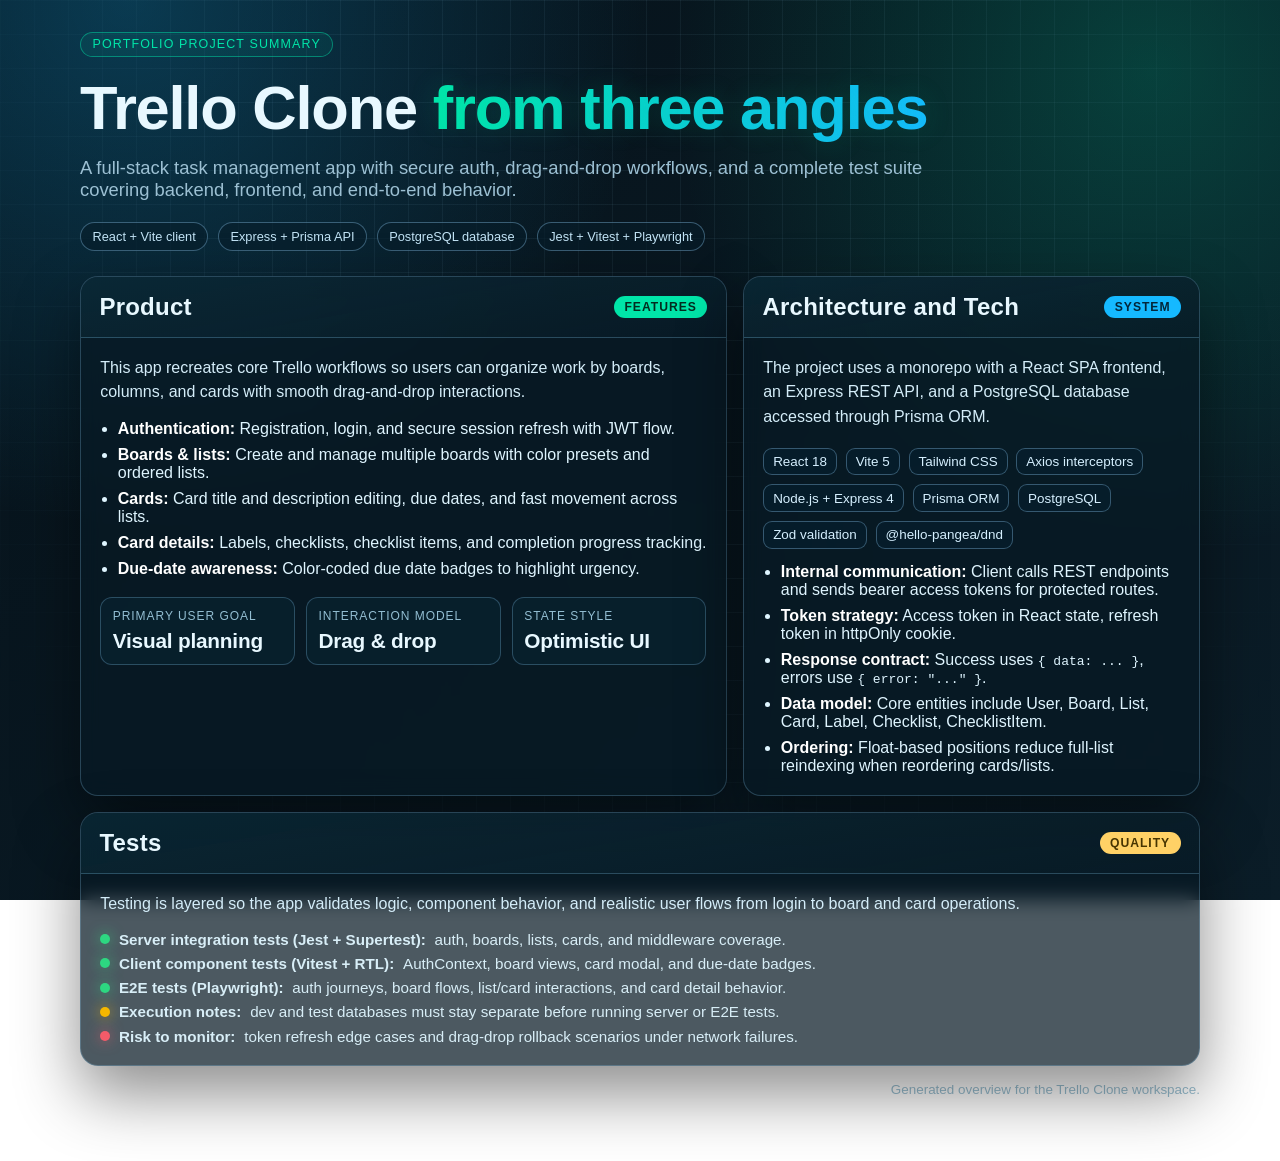
<file: app-overview.html>
<!doctype html>
<html lang="en">
<head>
  <meta charset="UTF-8" />
  <meta name="viewport" content="width=device-width, initial-scale=1.0" />
  <title>Trello Clone App Overview</title>
  <style>
    :root {
      --bg-0: #06121a;
      --bg-1: #0b1d28;
      --panel: rgba(7, 25, 36, 0.72);
      --panel-border: rgba(148, 212, 255, 0.24);
      --text: #e8f8ff;
      --muted: #9cc0d3;
      --accent-a: #00e5a8;
      --accent-b: #15b9ff;
      --accent-c: #ffd166;
      --accent-d: #ff7b7b;
      --ok: #2dd881;
      --warn: #f5b700;
      --danger: #f45b69;
      --shadow: 0 28px 65px rgba(0, 0, 0, 0.45);
      --radius: 18px;
      --radius-sm: 12px;
    }

    * {
      box-sizing: border-box;
    }

    html, body {
      margin: 0;
      min-height: 100%;
      color: var(--text);
      font-family: "Space Grotesk", "Segoe UI", Tahoma, sans-serif;
      background:
        radial-gradient(circle at 10% 0%, rgba(21, 185, 255, 0.24), transparent 36%),
        radial-gradient(circle at 90% 8%, rgba(0, 229, 168, 0.20), transparent 34%),
        linear-gradient(145deg, var(--bg-0), var(--bg-1));
      background-attachment: fixed;
    }

    body {
      padding: 2rem 1rem 4rem;
    }

    .grid-overlay {
      position: fixed;
      inset: 0;
      pointer-events: none;
      background-image:
        linear-gradient(rgba(145, 201, 230, 0.07) 1px, transparent 1px),
        linear-gradient(90deg, rgba(145, 201, 230, 0.07) 1px, transparent 1px);
      background-size: 34px 34px;
      mask-image: radial-gradient(circle at 50% 25%, black 38%, transparent 85%);
      z-index: 0;
    }

    main {
      position: relative;
      z-index: 1;
      max-width: 1120px;
      margin: 0 auto;
    }

    .hero {
      display: grid;
      gap: 1.1rem;
      margin-bottom: 1.6rem;
      animation: rise 560ms ease-out both;
    }

    .pill {
      width: fit-content;
      padding: 0.28rem 0.72rem;
      border: 1px solid rgba(0, 229, 168, 0.45);
      color: var(--accent-a);
      border-radius: 999px;
      font-size: 0.78rem;
      letter-spacing: 0.09em;
      text-transform: uppercase;
      background: rgba(0, 229, 168, 0.07);
    }

    h1 {
      margin: 0;
      line-height: 1.06;
      font-size: clamp(2.1rem, 4.8vw, 4.1rem);
      letter-spacing: -0.02em;
      max-width: 900px;
    }

    h1 .glow {
      background: linear-gradient(100deg, var(--accent-a), var(--accent-b));
      -webkit-background-clip: text;
      background-clip: text;
      color: transparent;
      text-shadow: 0 0 28px rgba(0, 229, 168, 0.18);
    }

    .subtitle {
      margin: 0;
      color: var(--muted);
      max-width: 900px;
      font-size: clamp(1rem, 2vw, 1.15rem);
    }

    .meta {
      display: flex;
      flex-wrap: wrap;
      gap: 0.6rem;
      margin-top: 0.2rem;
    }

    .chip {
      border: 1px solid rgba(148, 212, 255, 0.35);
      border-radius: 999px;
      padding: 0.36rem 0.72rem;
      font-size: 0.8rem;
      color: #c3e4f6;
      background: rgba(7, 30, 43, 0.62);
    }

    .layout {
      display: grid;
      gap: 1rem;
      grid-template-columns: repeat(12, 1fr);
    }

    .card {
      grid-column: span 12;
      border-radius: var(--radius);
      border: 1px solid var(--panel-border);
      background: var(--panel);
      backdrop-filter: blur(10px);
      box-shadow: var(--shadow);
      overflow: hidden;
      opacity: 0;
      transform: translateY(16px);
      animation: rise 620ms ease-out forwards;
    }

    .card:nth-child(1) { animation-delay: 90ms; }
    .card:nth-child(2) { animation-delay: 170ms; }
    .card:nth-child(3) { animation-delay: 250ms; }

    .card-head {
      padding: 1rem 1.15rem;
      border-bottom: 1px solid rgba(148, 212, 255, 0.24);
      display: flex;
      justify-content: space-between;
      align-items: center;
      gap: 0.8rem;
      background: linear-gradient(170deg, rgba(12, 49, 64, 0.52), rgba(8, 29, 40, 0.42));
    }

    .card-head h2 {
      margin: 0;
      font-size: clamp(1.15rem, 2.6vw, 1.5rem);
      letter-spacing: 0.01em;
    }

    .badge {
      border-radius: 999px;
      padding: 0.28rem 0.65rem;
      font-size: 0.76rem;
      font-weight: 600;
      text-transform: uppercase;
      letter-spacing: 0.08em;
    }

    .badge.product {
      color: #032c1f;
      background: var(--accent-a);
    }

    .badge.arch {
      color: #03263a;
      background: var(--accent-b);
    }

    .badge.tests {
      color: #473400;
      background: var(--accent-c);
    }

    .content {
      padding: 1rem 1.15rem 1.2rem;
      display: grid;
      gap: 0.9rem;
    }

    .content p {
      margin: 0;
      color: #d4edf9;
      line-height: 1.55;
    }

    .list {
      margin: 0;
      padding-left: 1.1rem;
      display: grid;
      gap: 0.5rem;
      color: #dff5ff;
    }

    .list strong {
      color: #ffffff;
    }

    .metrics {
      display: grid;
      grid-template-columns: repeat(auto-fit, minmax(150px, 1fr));
      gap: 0.7rem;
      margin-top: 0.3rem;
    }

    .metric {
      border: 1px solid rgba(148, 212, 255, 0.26);
      background: rgba(8, 38, 52, 0.54);
      border-radius: var(--radius-sm);
      padding: 0.72rem;
    }

    .metric .label {
      color: #93bed2;
      font-size: 0.75rem;
      text-transform: uppercase;
      letter-spacing: 0.08em;
    }

    .metric .value {
      margin-top: 0.35rem;
      font-size: 1.3rem;
      font-weight: 700;
      letter-spacing: -0.01em;
    }

    .stack {
      display: flex;
      flex-wrap: wrap;
      gap: 0.55rem;
      margin-top: 0.2rem;
    }

    .stack span {
      border: 1px solid rgba(148, 212, 255, 0.33);
      background: rgba(7, 32, 46, 0.65);
      color: #d6f0ff;
      border-radius: 9px;
      padding: 0.34rem 0.56rem;
      font-size: 0.84rem;
    }

    .status {
      display: grid;
      gap: 0.45rem;
    }

    .status-line {
      display: flex;
      align-items: center;
      gap: 0.55rem;
      color: #d8eef7;
      font-size: 0.95rem;
    }

    .dot {
      width: 10px;
      height: 10px;
      border-radius: 999px;
      box-shadow: 0 0 0 5px rgba(255, 255, 255, 0.02);
      flex-shrink: 0;
    }

    .dot.ok { background: var(--ok); box-shadow: 0 0 14px rgba(45, 216, 129, 0.7); }
    .dot.warn { background: var(--warn); box-shadow: 0 0 14px rgba(245, 183, 0, 0.7); }
    .dot.danger { background: var(--danger); box-shadow: 0 0 14px rgba(244, 91, 105, 0.7); }

    footer {
      margin-top: 1rem;
      color: #99bfd1;
      font-size: 0.84rem;
      text-align: right;
    }

    @media (min-width: 880px) {
      .card.product { grid-column: span 7; }
      .card.arch { grid-column: span 5; }
      .card.tests { grid-column: span 12; }
      .content {
        padding: 1.1rem 1.2rem 1.25rem;
      }
    }

    @keyframes rise {
      from {
        opacity: 0;
        transform: translateY(18px) scale(0.99);
      }
      to {
        opacity: 1;
        transform: translateY(0) scale(1);
      }
    }
  </style>
</head>
<body>
  <div class="grid-overlay" aria-hidden="true"></div>
  <main>
    <section class="hero">
      <div class="pill">Portfolio project summary</div>
      <h1>Trello Clone <span class="glow">from three angles</span></h1>
      <p class="subtitle">
        A full-stack task management app with secure auth, drag-and-drop workflows,
        and a complete test suite covering backend, frontend, and end-to-end behavior.
      </p>
      <div class="meta">
        <span class="chip">React + Vite client</span>
        <span class="chip">Express + Prisma API</span>
        <span class="chip">PostgreSQL database</span>
        <span class="chip">Jest + Vitest + Playwright</span>
      </div>
    </section>

    <section class="layout" aria-label="Three perspectives">
      <article class="card product">
        <header class="card-head">
          <h2>Product</h2>
          <span class="badge product">Features</span>
        </header>
        <div class="content">
          <p>
            This app recreates core Trello workflows so users can organize work by boards,
            columns, and cards with smooth drag-and-drop interactions.
          </p>
          <ul class="list">
            <li><strong>Authentication:</strong> Registration, login, and secure session refresh with JWT flow.</li>
            <li><strong>Boards & lists:</strong> Create and manage multiple boards with color presets and ordered lists.</li>
            <li><strong>Cards:</strong> Card title and description editing, due dates, and fast movement across lists.</li>
            <li><strong>Card details:</strong> Labels, checklists, checklist items, and completion progress tracking.</li>
            <li><strong>Due-date awareness:</strong> Color-coded due date badges to highlight urgency.</li>
          </ul>
          <div class="metrics">
            <div class="metric">
              <div class="label">Primary user goal</div>
              <div class="value">Visual planning</div>
            </div>
            <div class="metric">
              <div class="label">Interaction model</div>
              <div class="value">Drag & drop</div>
            </div>
            <div class="metric">
              <div class="label">State style</div>
              <div class="value">Optimistic UI</div>
            </div>
          </div>
        </div>
      </article>

      <article class="card arch">
        <header class="card-head">
          <h2>Architecture and Tech</h2>
          <span class="badge arch">System</span>
        </header>
        <div class="content">
          <p>
            The project uses a monorepo with a React SPA frontend, an Express REST API,
            and a PostgreSQL database accessed through Prisma ORM.
          </p>
          <div class="stack">
            <span>React 18</span>
            <span>Vite 5</span>
            <span>Tailwind CSS</span>
            <span>Axios interceptors</span>
            <span>Node.js + Express 4</span>
            <span>Prisma ORM</span>
            <span>PostgreSQL</span>
            <span>Zod validation</span>
            <span>@hello-pangea/dnd</span>
          </div>
          <ul class="list">
            <li><strong>Internal communication:</strong> Client calls REST endpoints and sends bearer access tokens for protected routes.</li>
            <li><strong>Token strategy:</strong> Access token in React state, refresh token in httpOnly cookie.</li>
            <li><strong>Response contract:</strong> Success uses <code>{ data: ... }</code>, errors use <code>{ error: "..." }</code>.</li>
            <li><strong>Data model:</strong> Core entities include User, Board, List, Card, Label, Checklist, ChecklistItem.</li>
            <li><strong>Ordering:</strong> Float-based positions reduce full-list reindexing when reordering cards/lists.</li>
          </ul>
        </div>
      </article>

      <article class="card tests">
        <header class="card-head">
          <h2>Tests</h2>
          <span class="badge tests">Quality</span>
        </header>
        <div class="content">
          <p>
            Testing is layered so the app validates logic, component behavior, and realistic user flows
            from login to board and card operations.
          </p>
          <div class="status">
            <div class="status-line"><span class="dot ok"></span><strong>Server integration tests (Jest + Supertest):</strong> auth, boards, lists, cards, and middleware coverage.</div>
            <div class="status-line"><span class="dot ok"></span><strong>Client component tests (Vitest + RTL):</strong> AuthContext, board views, card modal, and due-date badges.</div>
            <div class="status-line"><span class="dot ok"></span><strong>E2E tests (Playwright):</strong> auth journeys, board flows, list/card interactions, and card detail behavior.</div>
            <div class="status-line"><span class="dot warn"></span><strong>Execution notes:</strong> dev and test databases must stay separate before running server or E2E tests.</div>
            <div class="status-line"><span class="dot danger"></span><strong>Risk to monitor:</strong> token refresh edge cases and drag-drop rollback scenarios under network failures.</div>
          </div>
        </div>
      </article>
    </section>

    <footer>Generated overview for the Trello Clone workspace.</footer>
  </main>
</body>
</html>
</file>
